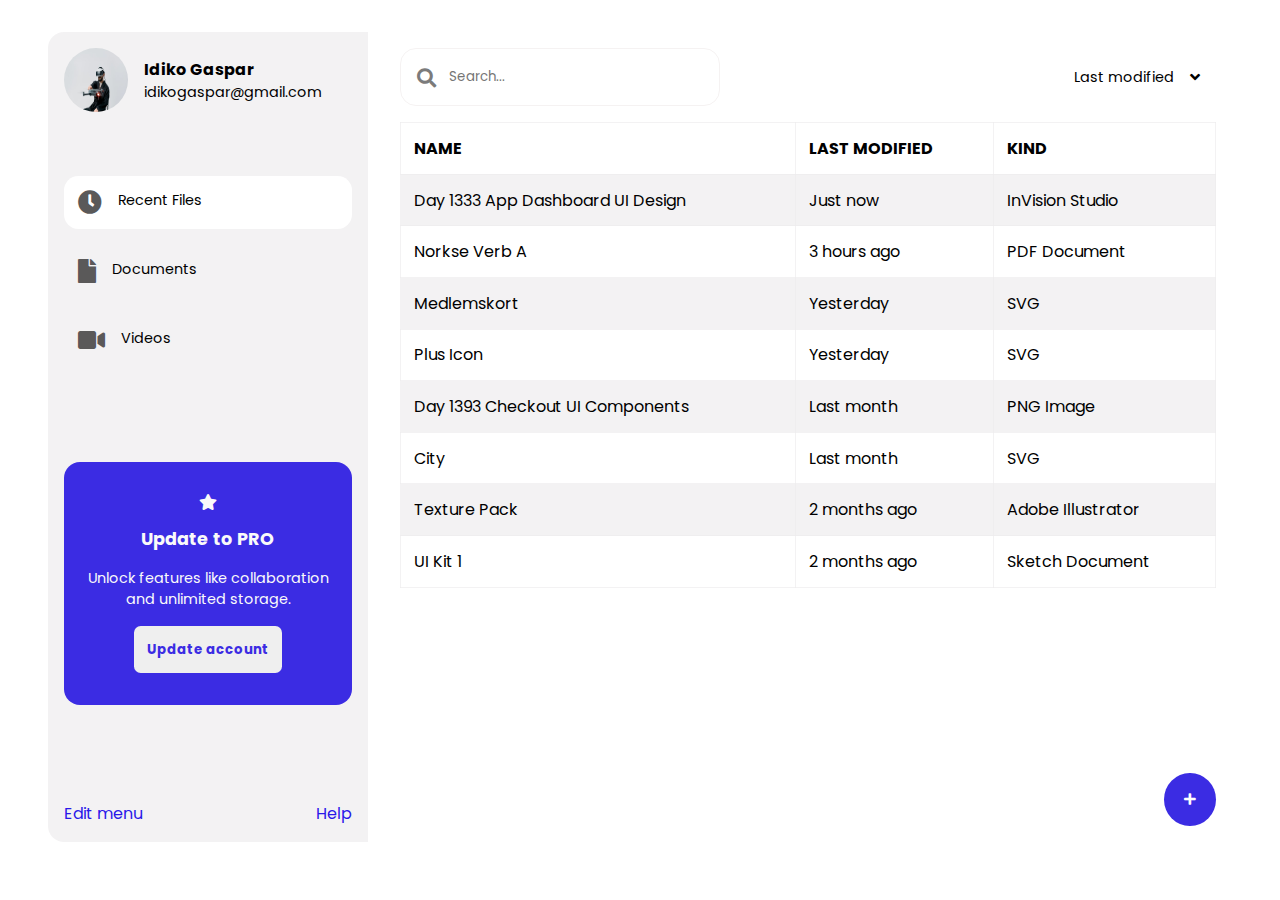
<file: App Dashboard/index.html>
<html lang="en">
<head>
    <meta charset="UTF-8">
    <meta http-equiv="X-UA-Compatible" content="IE=edge">
    <meta name="viewport" content="width=device-width, initial-scale=1.0">
    <title>App Dashboard</title>

    <!-- Fontawesome CDN -->
    <link rel="stylesheet" href="https://cdnjs.cloudflare.com/ajax/libs/font-awesome/5.9.0/css/all.css"></link>

    <!-- CSS -->
    <link rel="stylesheet" href="style.css">
</head>
<body>
    <div class="container">
        <div class="sidebar">
            <div class="user">
                <img src="./images/user-1.jpeg" alt="user">
                <div class="user__info">
                    <h4>Idiko Gaspar</h4>
                    <p>idikogaspar@gmail.com</p>
                </div>
            </div>
            <div class="buttons">
                <div class="active">
                    <i class="fa fa-clock"></i>
                    <p>Recent Files</p>
                </div>
                <div>
                    <i class="fa fa-file"></i>
                    <p>Documents</p>
                </div>
                <div>
                    <i class="fa fa-video"></i>
                    <p>Videos</p>
                </div> 
            </div>
            <div class="ads">
                <i class="fa fa-star"></i>
                <h3>Update to PRO</h3>
                <p>Unlock features like collaboration and unlimited storage.</p>
                <button>Update account</button>
            </div>
            <div class="footer">
                <a href="#">Edit menu</a>
                <a href="#">Help</a>
            </div>
        </div>
        <div class="content">
            <div class="content__header">
                <div class="search">
                    <i class="fa fa-search"></i>
                    <input type="text" class="search" placeholder="Search..."/>
                </div>

                <div class="dropdown">
                    <p>Last modified</p>
                    <i class="fa fa-angle-down"></i>
                </div>
            </div>

            <table>
                <tr>
                    <th>name</th>
                    <th>last modified</th>
                    <th>kind</th>
                </tr>
                <tr>
                    <td>Day 1333 App Dashboard UI Design</td>  
                    <td>Just now</td> 
                    <td>InVision Studio</td> 
                </tr>
                <tr>
                    <td>Norkse Verb A</td> 
                    <td>3 hours ago</td> 
                    <td>PDF Document</td> 
                </tr>
                <tr>
                    <td>Medlemskort</td>
                    <td>Yesterday</td> 
                    <td>SVG</td> 
                </tr>
                <tr>
                    <td>Plus Icon</td>
                    <td>Yesterday</td> 
                    <td>SVG</td> 
                </tr>
                <tr>
                    <td>Day 1393 Checkout UI Components</td>
                    <td>Last month</td> 
                    <td>PNG Image</td> 
                </tr>
                <tr>
                    <td>City</td>
                    <td>Last month</td> 
                    <td>SVG</td> 
                </tr>
                <tr>
                    <td>Texture Pack</td>
                    <td>2 months ago</td> 
                    <td>Adobe Illustrator</td> 
                </tr>
                <tr>
                    <td>UI Kit 1</td>
                    <td>2 months ago</td> 
                    <td>Sketch Document</td> 
                </tr>
            </table>

            <div class="add__icon">
                <button>
                    <i class="fa fa-plus"></i>
                </button>
            </div>
        </div>
    </div>
</body>
</html>
</file>
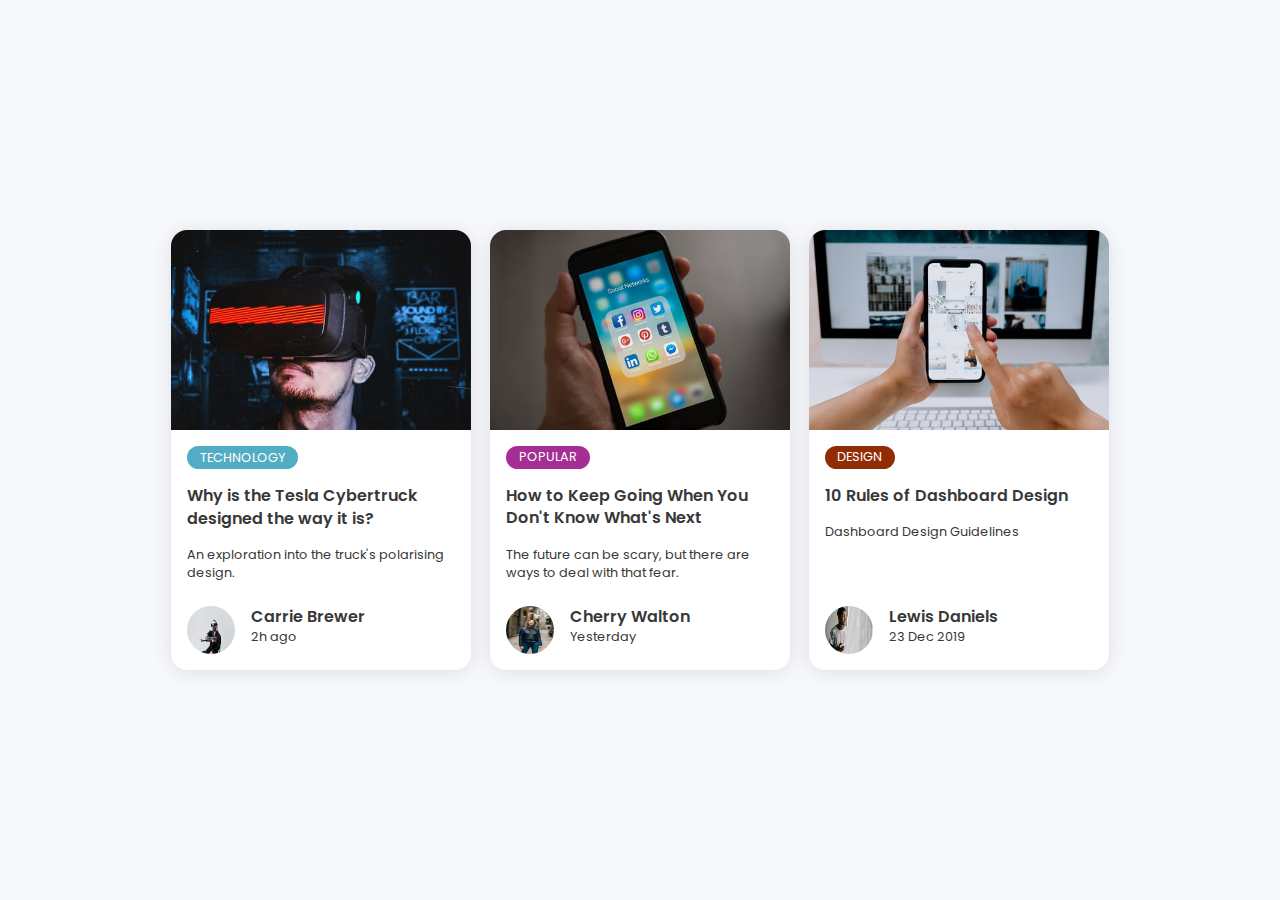
<file: Blog Posts/index.html>
<html lang="en">
<head>
    <meta charset="UTF-8">
    <meta http-equiv="X-UA-Compatible" content="IE=edge">
    <meta name="viewport" content="width=device-width, initial-scale=1.0">
    <title>Blog Posts</title>

    <link rel="stylesheet" href="style.css">
</head>
<body>
    <div class="container">

        <div class="card">
            <div class="card__header">
                <img src="./images/banner-1.jpeg" alt="Track"/>
            </div>
            <div class="card__body">
                <span class="tag teal-blue">Technology</span>
                <h4>Why is the Tesla Cybertruck designed the way it is?</h4>
                <p>An exploration into the truck's polarising design.</p>
                <div class="user">
                    <img src="./images/user-1.jpeg" alt="user"/>
                    <div class="user__info">
                        <h4>Carrie Brewer</h4>
                        <p>2h ago</p>
                    </div>
                </div>
            </div>
        </div>

        <div class="card">
            <div class="card__header">
                <img src="./images/banner-2.jpeg" alt="Track"/>
            </div>
            <div class="card__body">
                <span class="tag teal-violet">Popular</span>
                <h4>How to Keep Going When You Don't Know What's Next</h4>
                <p>The future can be scary, but there are ways to deal with that fear.</p>
                <div class="user">
                    <img src="./images/user-2.jpeg" alt="user"/>
                    <div class="user__info">
                        <h4>Cherry Walton</h4>
                        <p>Yesterday</p>
                    </div>
                </div>
            </div>
        </div>

        <div class="card">
            <div class="card__header">
                <img src="./images/banner-3.jpeg" alt="Track"/>
            </div>
            <div class="card__body">
                <span class="tag teal-pink">Design</span>
                <h4>10 Rules of Dashboard Design</h4>
                <p>Dashboard Design Guidelines</p>
                <div class="user">
                    <img src="./images/user-3.jpeg" alt="user"/>
                    <div class="user__info">
                        <h4>Lewis Daniels</h4>
                        <p>23 Dec 2019</p>
                    </div>
                </div>
            </div>
        </div>

    </div>
</body>
</html>
</file>
<file: App Dashboard/style.css>
@import url('https://fonts.googleapis.com/css2?family=Poppins&display=swap');

*{
    padding: 0;
    margin: 0;
    box-sizing: border-box;
    font-family: 'Poppins', sans-serif;
}

.search {
    display: flex;
    align-items: center;
    background: #ffffff;
    padding: .3em 1em;
    width: 100%;
    max-width: 20em;
    border: 1px #f5f2f2 solid;
    border-radius: 1em;
}

.search input {
    border: none;
    outline: none;
    background: none;
    box-shadow: unset;
    padding: 1em;
}

.search i {
    color: #7b7b7b;
    font-size: 1.2em;
}

body {
    min-height: 100vh;
    padding: 2em 3em;
    background: #ffffff;
}

p {
    font-size: .9em;
}

h3 {
    font-size: 1.1em;
    color: #fafafa;
}

a {
    text-decoration: none;
    color:#2918e9;
}

a:hover {
    text-decoration: underline;
    color:#3B2CE3;
}


button {
    padding: 1em;
    border: none;
    outline: none;
    border-radius: .5em;
    font-weight: 700;
    color: #3B2CE3;
}

button:hover {
    background: #3629cc;
    transition: .5s background;
    color: #fafafa;
    cursor: pointer;
}

.container { 
    max-width: 100%;
    overflow: hidden;
    border-radius: 1em;

    display: grid;
    grid-template-columns: auto 1fr;
    grid-gap: 1rem;
}

.container .sidebar, .content {
    padding: 1em;
}

.container .sidebar {
    max-width: 20em;
    background: rgba(237, 235, 237, 0.667);
    display: flex;
    flex-direction: column;
    align-items: start;
    min-height: 90vh;
    grid-gap: 2em;
}

.container .sidebar .buttons {
    display: flex;
    flex-direction: column;
    grid-gap: 1em;
    width: 100%;
    margin-top: 2em;
}

.active {
   background: rgb(255, 255, 255)
}

.container .sidebar .buttons div{
   border-radius: .9em;
   padding: .9em;
}

.container .sidebar .buttons div i{
   font-size: 1.5em;
   color: #5a5959;
}

.container .sidebar .buttons div:hover{
   cursor: pointer;
   background: rgb(255, 255, 255);
   transition: .2s background;
}

.container .sidebar .user {
    display: flex;
    align-items: center;
    grid-gap: 1em;
}


.container .sidebar .user img{
    max-width: 100%;
    height: 4em;
    width: 4em;
    border-radius: 50%;
}


.container .sidebar .buttons div {
    display: flex;
    grid-gap: 1em;
}


.container .sidebar .buttons span i {
    color: #464444;
}


.container .sidebar .ads {
  background: #3B2CE3;
  padding: 2em 1em;
  border-radius: 1em;
  color: #fafafa;
  text-align: center;
  
  display: flex;
  flex-direction: column;
  align-items: center;
  grid-gap: 1em;
  margin: auto;
}
 
.container .sidebar .footer { 
    display: flex;
    justify-content: space-between;
    width: 100%;
}

.container .content {
    display: flex;
    flex-direction: column;
    grid-gap: 1em;
}

.container .content .content__header {
    display: flex;
    justify-content:space-between;
    align-items: center;
}

.dropdown { 
    display: flex;
    align-items: center;
    grid-gap: 1em;
    padding: 1em;
}

.dropdown:hover{
    cursor: pointer;
    background: rgba(237, 235, 237, 0.667);
    border-radius: .8em;
    transition: .2s background;
}

table { 
    border: 1px rgba(237, 235, 237, 0.667) solid;
    border-collapse: collapse;
    width: 100%;
}

th { 
    text-transform: uppercase;
}

td, th {
    border: 1px rgba(237, 235, 237, 0.667) solid;
    text-align: left;
    padding: .8em;
}

tr:nth-child(even) {
    background: rgba(237, 235, 237, 0.667);
}

.container .content .add__icon {
    display: flex;
    justify-content: flex-end;
    align-items: flex-end;
    height: 100%;
}

.container .content .add__icon button {
    background: #3B2CE3;
    padding: 1.5em;
    border-radius: 50%;
    color: #ffffff;
}

.container .content .add__icon button:hover {
    background: #3629cc;
    transition: .5s background;
    color: #fafafa;
    cursor: pointer;
}
</file>
<file: Blog Posts/style.css>
@import url('https://fonts.googleapis.com/css2?family=Poppins&display=swap');

*{
    padding: 0;
    margin: 0;
    box-sizing: border-box;
    font-family: 'Poppins', sans-serif;
}

body {
    background-color: #f7f8fc;
    min-height: 100vh;
    display: flex;
    justify-content: center;
    align-items: center;
}

h4, p {
  color: #383838
}

h4 {
    line-height: 1.4em;
    font-weight: 600;
}

p {
    font-size: .8em;
}


.container {
    display: grid;
    grid-template-columns: repeat(auto-fit, minmax(18.5em, 1fr));
    padding: 3em 0;
    justify-items: center;
    grid-gap: 1em;
    width: 940px;
    max-width: 100%;
    margin: auto;
}

.container .card {
    background-color: #ffffff;
    overflow: hidden;
    width: 300px;
    border-radius: 1em;
    box-shadow: 0 2px 20px rgba(0, 0, 0, 0.1);
}

.container .card .card__header img {
    width: 100%;
    max-height: 200px;
    object-fit: cover;
}

.container .card .card__body {
    padding: 1em;
    
    display: flex;
    flex-direction: column;
    align-items: start;
    grid-gap: 1em;
    min-height: 15em;
}

.container .card .card__body .tag { 
    padding: .2em 1em;
    margin: 0;
    text-transform: uppercase;
    color: #ffffff;
    font-size: .8em;
    border-radius: 2em;
}

.container .card .card__body .user { 
    display: flex;
    grid-gap: 1em;
    margin-top: auto;
}

.container .card .card__body .user img {
    width: 3em;
    height:3em;

    border-radius: 50em;
}

.container .card .card__body .tag.teal-blue {
    background-color: #51ADC4
}

.container .card .card__body .tag.teal-violet {
    background-color: #a52e95;
}

.container .card .card__body .tag.teal-pink {
    background-color: #912c04
}
</file>
